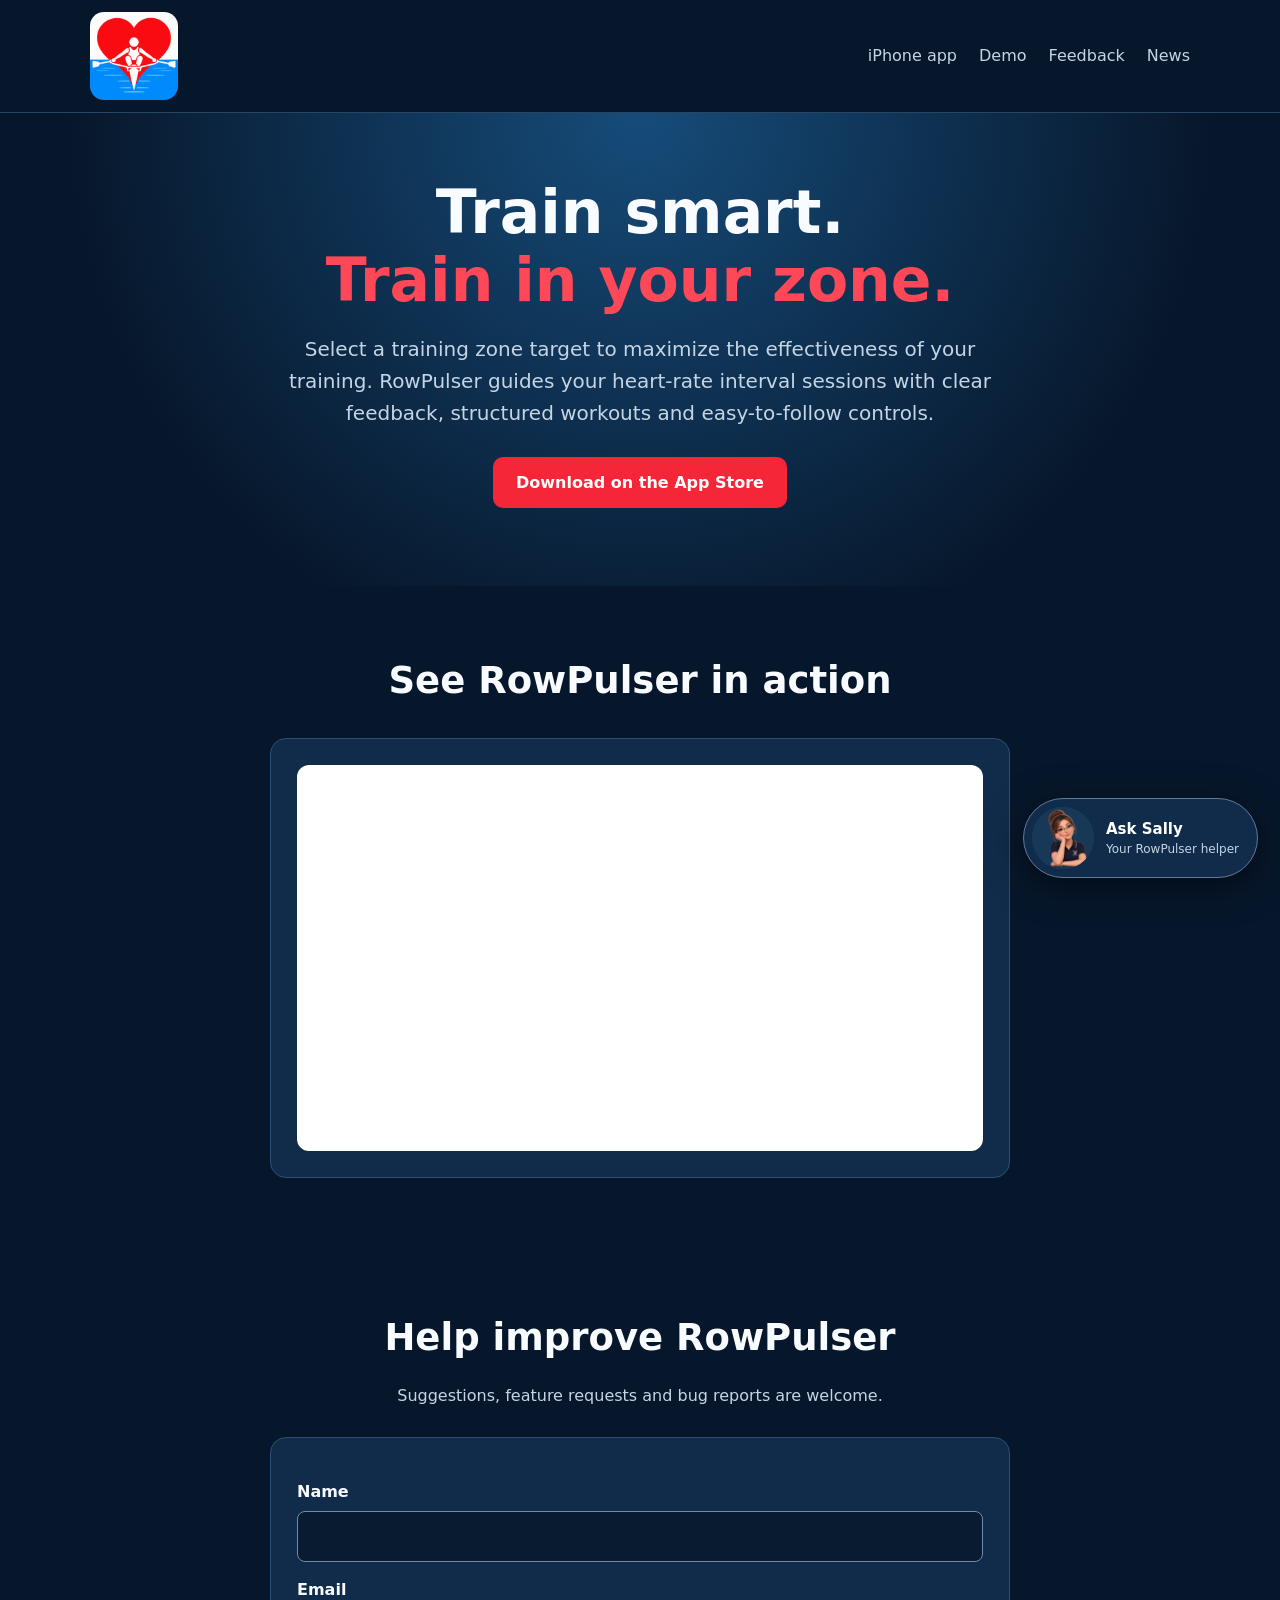
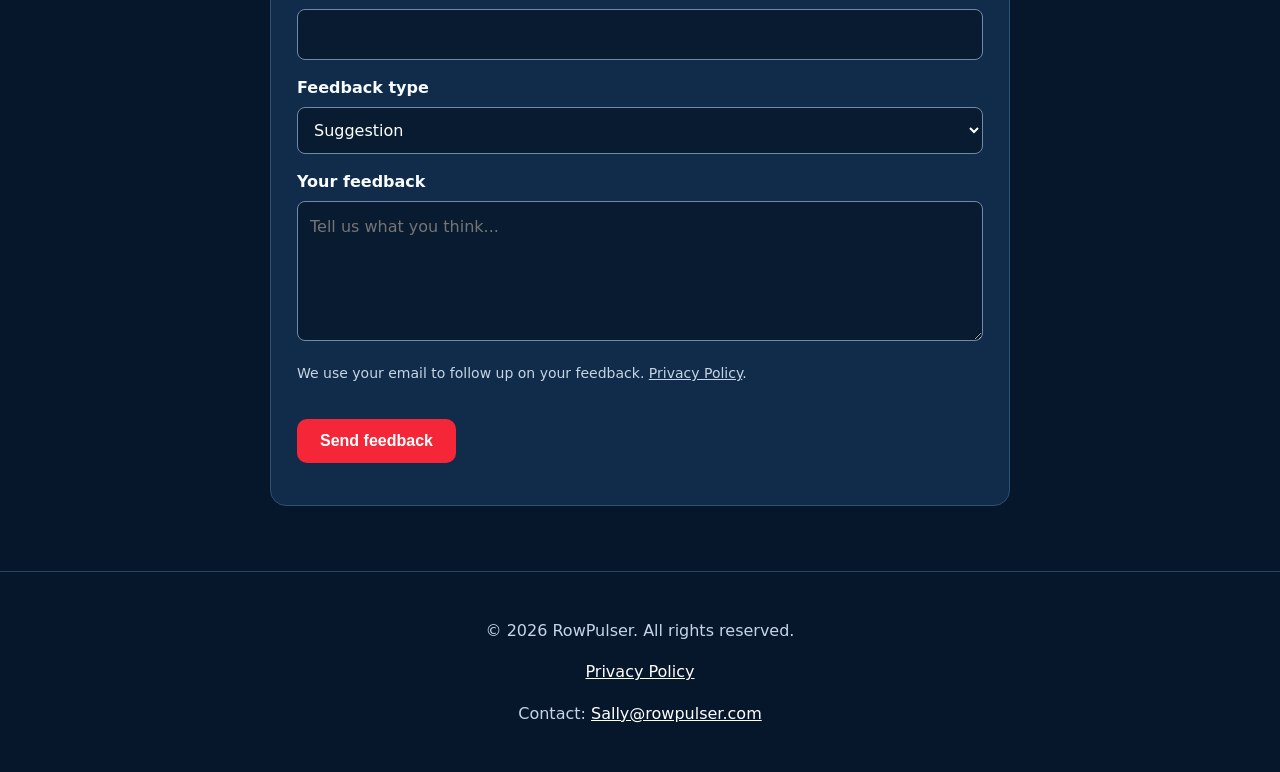
<file: index.html>
<!doctype html>
<html lang="en">
<head>
<meta charset="utf-8">
<meta name="viewport" content="width=device-width,initial-scale=1">
<meta name="description" content="RowPulser: personalized heart-rate zones and interval training for rowers.">
<title>RowPulser | Train smart. Train in your zone.</title>
<link rel="icon" type="image/png" href="rowpulser-logo.png">
<style>
:root{color-scheme:dark;--bg:#07172b;--panel:#102c4a;--red:#f52637;--blue:#1296f3;--text:#f8fbff;--muted:#c5d5e5}
*{box-sizing:border-box}html{scroll-behavior:smooth}body{margin:0;background:var(--bg);color:var(--text);font:16px/1.6 system-ui,-apple-system,Arial,sans-serif}a{color:inherit}
header{display:flex;align-items:center;justify-content:space-between;gap:20px;padding:12px max(5%,calc((100% - 1100px)/2));border-bottom:1px solid #284662}
.brand{display:flex;align-items:center;text-decoration:none}.brand img{display:block;width:88px;height:88px;object-fit:contain;border-radius:14px}
nav{display:flex;flex-wrap:wrap;gap:22px}nav a{text-decoration:none;color:var(--muted)}nav a:hover{color:white}
.hero{text-align:center;padding:66px 20px 78px;background:radial-gradient(circle at top,#164c7a 0%,var(--bg) 72%)}
h1{font-size:clamp(34px,5vw,60px);line-height:1.13;margin:0 0 18px}h1 span,.feature h3{color:#ff4857}
.hero p{max-width:760px;margin:0 auto 28px;color:var(--muted);font-size:clamp(17px,2vw,20px)}
.button{display:inline-block;border:0;background:var(--red);color:white;border-radius:10px;padding:13px 23px;text-decoration:none;font-weight:750;cursor:pointer;font-size:16px}.button:hover{background:#db1528}
section{padding:65px 6%;text-align:center}section h2{font-size:clamp(27px,3.5vw,37px);margin:0 0 12px}.muted{color:var(--muted)}
.features{display:grid;grid-template-columns:repeat(auto-fit,minmax(235px,1fr));gap:20px;max-width:1160px;margin:35px auto 0}
.feature,.panel{background:var(--panel);border:1px solid #2b5074;border-radius:16px;padding:26px}.feature{text-align:left}.feature h3{margin:0 0 12px;font-size:20px}.feature p{margin:0}
.panel{max-width:740px;margin:28px auto 0}.video-embed{width:100%;aspect-ratio:16/9;border:0;border-radius:12px;display:block;background:#081b30}.video-placeholder{border:1px dashed #7d9cb8;border-radius:14px;aspect-ratio:16/9;display:grid;place-items:center;color:var(--muted);background:#081b30;padding:25px}
form{text-align:left}label{display:block;font-weight:700;margin:15px 0 6px}input,select,textarea{width:100%;border:1px solid #6e8ca9;border-radius:8px;padding:12px;background:#081b30;color:white;font:inherit}textarea{min-height:140px;resize:vertical}form button{margin-top:20px}.consent{display:flex;gap:12px;align-items:flex-start;font-weight:400}.consent input{width:20px;height:20px;flex:0 0 20px;margin-top:4px}.form-note{font-size:14px;color:var(--muted)}
dialog{background:#102c4a;color:#f8fbff;border:1px solid #4a7395;border-radius:18px;padding:30px;max-width:min(90vw,440px);text-align:center;box-shadow:0 20px 65px #0009}dialog::backdrop{background:#000a}dialog h2{margin-top:0}dialog .button{margin-top:12px}
footer{padding:30px 15px;text-align:center;border-top:1px solid #284662;color:var(--muted)}footer a{color:white}
@media(max-width:640px){header{flex-direction:column}.brand img{width:60px;height:60px}nav{justify-content:center;gap:15px}section{padding:48px 5%}.hero{padding-top:36px}}
</style>
<link rel="stylesheet" href="/assets/sally-chat.css">
</head>
<body>
<header>
<a class="brand" href="#top" aria-label="RowPulser home"><img src="rowpulser-logo.png" alt="RowPulser rowing heart logo"></a>
<nav aria-label="Main navigation"><a href="https://apps.apple.com/ie/app/rowpulser/id6817870155" target="_blank" rel="noopener noreferrer">iPhone app</a><a href="#demo">Demo</a><a href="#feedback">Feedback</a><a href="/news/">News</a></nav>
</header>
<main id="top">
<div class="hero">
<h1>Train smart.<br><span>Train in your zone.</span></h1>
<p>Select a training zone target to maximize the effectiveness of your training. RowPulser guides your heart-rate interval sessions with clear feedback, structured workouts and easy-to-follow controls.</p>
<a class="button" href="https://apps.apple.com/ie/app/rowpulser/id6817870155" target="_blank" rel="noopener noreferrer" aria-label="Download RowPulser on the Apple App Store">Download on the App Store</a>
</div>
<section id="demo"><h2>See RowPulser in action</h2><div class="panel"><iframe class="video-embed" src="https://www.youtube-nocookie.com/embed/tqWmbpJVHW4" title="RowPulser demonstration featuring Sally Ripley" loading="lazy" referrerpolicy="strict-origin-when-cross-origin" allow="accelerometer; autoplay; clipboard-write; encrypted-media; gyroscope; picture-in-picture; web-share" allowfullscreen></iframe></div></section>
<section id="feedback" aria-labelledby="feedbackTitle"><h2 id="feedbackTitle">Help improve RowPulser</h2><p class="muted">Suggestions, feature requests and bug reports are welcome.</p>
<div class="panel"><form id="feedbackForm" aria-describedby="feedbackPrivacy" action="https://formspree.io/f/xgaavbrr" method="POST"><label for="name">Name</label><input id="name" name="name" autocomplete="name" required maxlength="100"><label for="email">Email</label><input id="email" name="email" type="email" autocomplete="email" required maxlength="200"><label for="type">Feedback type</label><select id="type" name="feedback_type"><option>Suggestion</option><option>Feature request</option><option>Bug report</option><option>General feedback</option></select><label for="message">Your feedback</label><textarea id="message" name="message" required maxlength="5000" placeholder="Tell us what you think..."></textarea><p class="form-note" id="feedbackPrivacy">We use your email to follow up on your feedback. <a href="/privacy.html#feedback">Privacy Policy</a>.</p><button class="button" type="submit">Send feedback</button><p id="formStatus" role="status" aria-live="polite" class="muted"></p></form></div></section>
</main>
<dialog id="feedbackThanks" aria-labelledby="thanksTitle"><h2 id="thanksTitle">A note from Sally</h2><p>Thanks for taking the time to send feedback!</p><p>— Sally x</p><button class="button" id="closeThanks" type="button">Close</button></dialog>
<footer><p>© 2026 RowPulser. All rights reserved.</p><p><a href="/privacy.html">Privacy Policy</a></p><p>Contact: <a href="mailto:Sally@rowpulser.com">Sally@rowpulser.com</a></p></footer>
<button class="sally-launch" id="sallyLaunch" type="button" aria-controls="sallyChat" aria-expanded="false">
 <picture><source media="(prefers-reduced-motion: reduce)" srcset="/assets/sally-idle.png"><img class="sally-avatar" src="/assets/sally-idle.gif" alt="" width="62" height="62"></picture>
 <span>Ask Sally<span>Your RowPulser helper</span></span>
</button>
<aside class="sally-chat" id="sallyChat" aria-label="Chat with Sally" hidden>
 <div class="sally-head">
  <picture><source media="(prefers-reduced-motion: reduce)" srcset="/assets/sally-active.png"><img class="sally-avatar" src="/assets/sally-active.gif" alt="Sally Ripley" width="60" height="60"></picture>
  <div class="sally-identity"><strong>Sally Ripley</strong><span class="sally-status" id="sallyStatus">RowPulser support</span></div>
  <button type="button" id="sallyClose" aria-label="Minimize Sally chat">−</button>
 </div>
 <div class="sally-messages" id="sallyMessages" role="log" aria-live="polite" aria-relevant="additions text"><div class="sally-msg bot">Hi, I’m Sally. How can I help with RowPulser?

Ask about your app, training zones or heart-rate monitor. If we can’t solve it here, I can help pass a summary to the development team.</div></div>
 <div class="sally-compose">
  <form id="sallyForm" class="sally-form"><label for="sallyInput" class="sally-sr">Your message to Sally</label><textarea id="sallyInput" placeholder="Ask Sally about RowPulser…" maxlength="12000" required rows="1" enterkeyhint="send" aria-describedby="sallyKeyboard"></textarea><button id="sallySend" type="submit" disabled>Send</button></form>
  <p class="sally-keyboard" id="sallyKeyboard">Enter to send · Shift + Enter for a new line</p>
  <p class="sally-note">Sally uses AI and can make mistakes. Messages go to an AI service. Don’t share passwords or sensitive health information. <a href="/privacy.html#sally">Privacy</a></p>
 </div>
</aside>
<script>
const feedbackForm = document.getElementById('feedbackForm');
const formStatus = document.getElementById('formStatus');
const thanksDialog = document.getElementById('feedbackThanks');
document.getElementById('closeThanks').addEventListener('click', () => thanksDialog.close());
feedbackForm.addEventListener('submit', async (event) => {
  event.preventDefault();
  const button = feedbackForm.querySelector('button[type="submit"]');
  button.disabled = true;
  button.textContent = 'Sending...';
  formStatus.textContent = '';
  try {
    const response = await fetch(feedbackForm.action, {
      method: 'POST',
      body: new FormData(feedbackForm),
      headers: { 'Accept': 'application/json' }
    });
    if (!response.ok) throw new Error('Submission failed');
    feedbackForm.reset();
    if (typeof thanksDialog.showModal === 'function') {
      thanksDialog.showModal();
    } else {
      formStatus.textContent = 'Thanks for taking the time to send feedback!';
    }
  } catch (error) {
    formStatus.textContent = 'Your feedback could not be sent. Please try again or email sally@rowpulser.com.';
  } finally {
    button.disabled = false;
    button.textContent = 'Send feedback';
  }
});
</script>
<script src="/assets/sally-chat.js" defer></script>
</body></html>
</file>
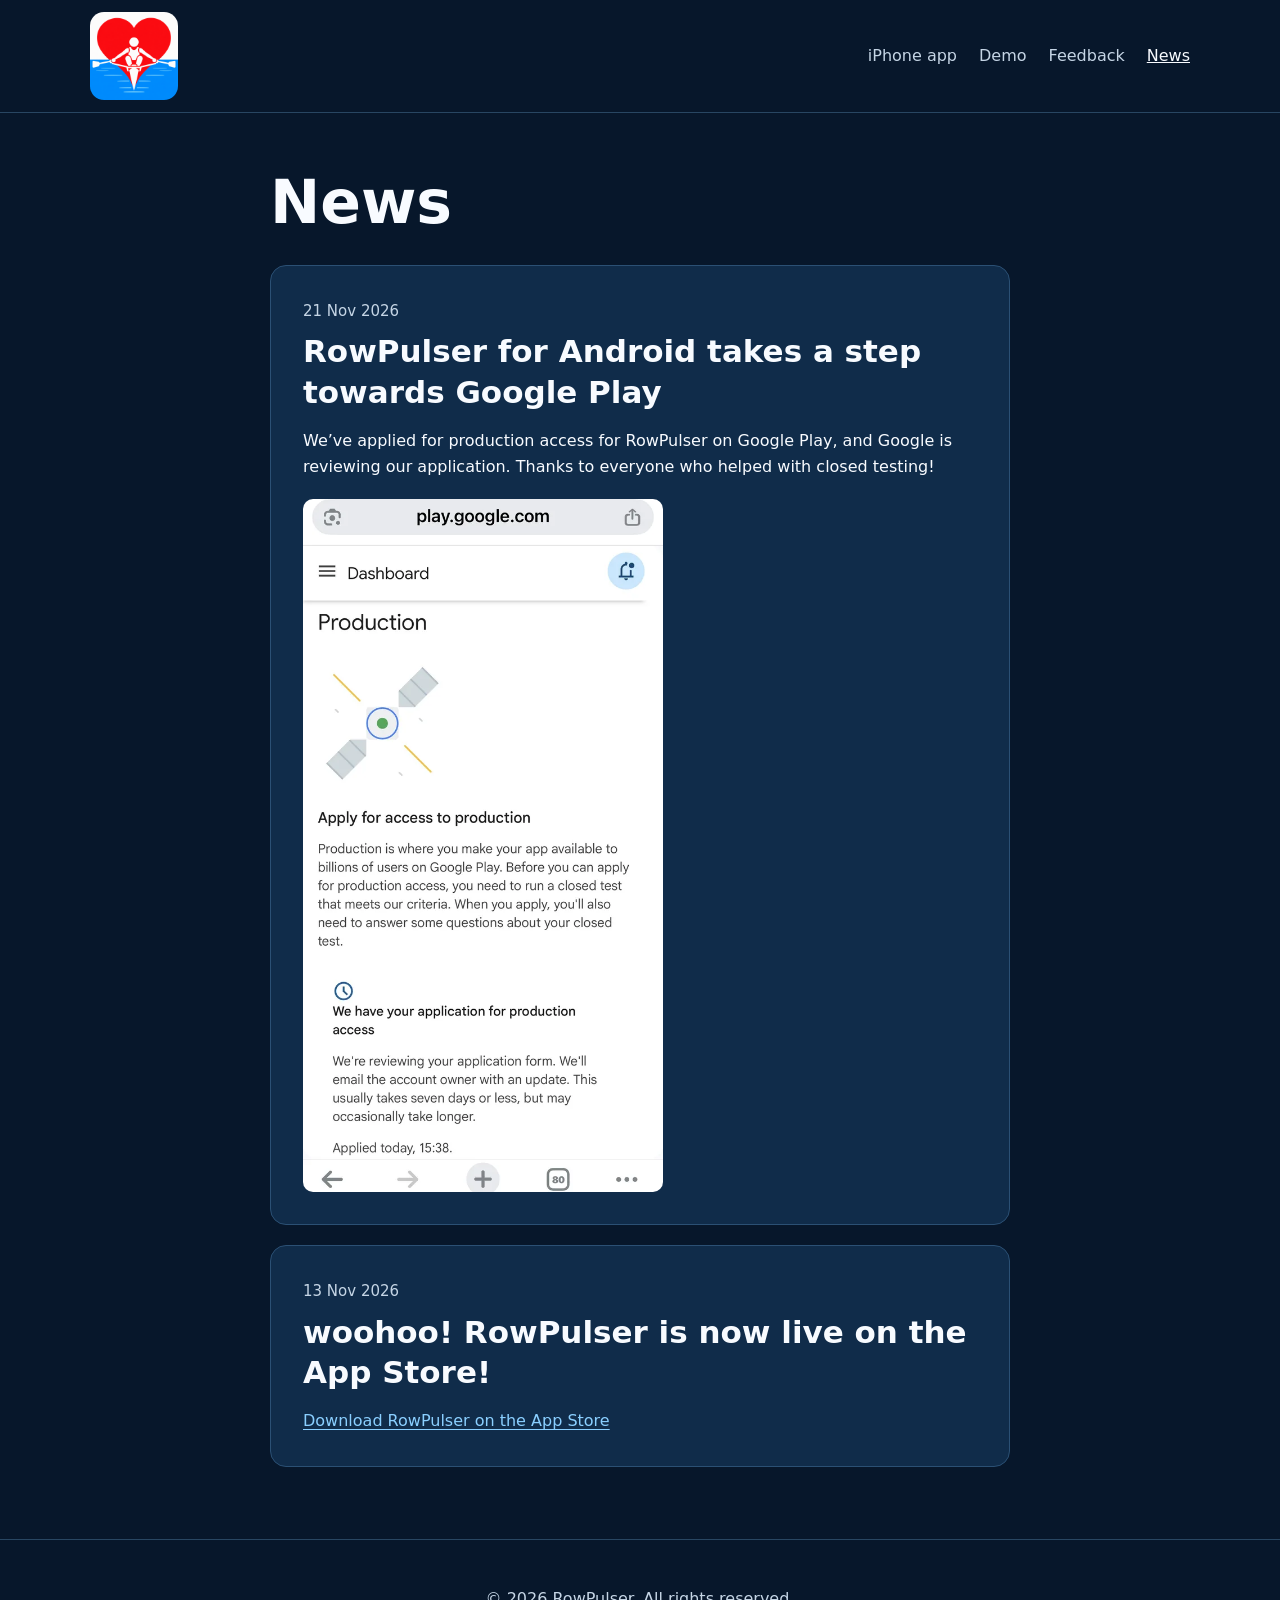
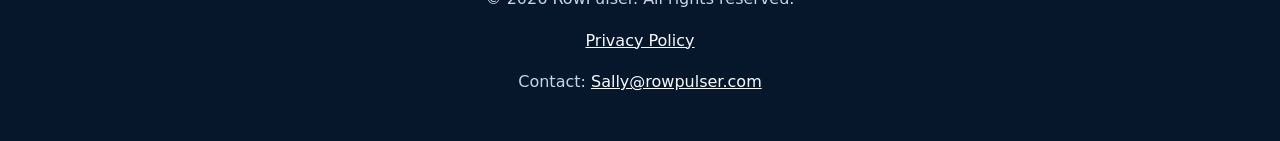
<file: news/index.html>
<!doctype html>
<html lang="en">
<head>
<meta charset="utf-8">
<meta name="viewport" content="width=device-width,initial-scale=1">
<meta name="description" content="RowPulser news, app launches and updates.">
<title>News | RowPulser</title>
<link rel="canonical" href="https://rowpulser.com/news/">
<link rel="icon" type="image/png" href="/rowpulser-logo.png">
<style>
:root {
  color-scheme: dark;
  --bg: #07172b;
  --panel: #102c4a;
  --text: #f8fbff;
  --muted: #c5d5e5;
}
* { box-sizing: border-box; }
body {
  min-height: 100vh;
  margin: 0;
  display: flex;
  flex-direction: column;
  background: var(--bg);
  color: var(--text);
  font: 16px/1.6 system-ui, -apple-system, Arial, sans-serif;
}
header {
  display: flex;
  align-items: center;
  justify-content: space-between;
  gap: 20px;
  padding: 12px max(5%, calc((100% - 1100px) / 2));
  border-bottom: 1px solid #284662;
}
.brand img {
  display: block;
  width: 88px;
  height: 88px;
  object-fit: contain;
  border-radius: 14px;
}
nav { display: flex; flex-wrap: wrap; gap: 12px 22px; }
nav a { color: var(--muted); text-decoration: none; }
nav a:hover, nav a[aria-current="page"] { color: var(--text); text-decoration: underline; }
main { flex: 1; width: min(90%, 740px); margin: 0 auto; padding: 56px 0 72px; }
h1 { font-size: clamp(34px, 5vw, 60px); line-height: 1.13; margin: 0 0 28px; }
article { background: var(--panel); border: 1px solid #2b5074; border-radius: 16px; padding: clamp(20px, 4vw, 32px); }
article + article { margin-top: 20px; }
time { color: var(--muted); font-size: 15px; }
h2 { font-size: clamp(23px, 4vw, 31px); line-height: 1.3; margin: 8px 0 16px; }
article p { margin: 0; }
.news-image { display: block; width: min(100%, 360px); margin-top: 20px; }
.news-image img { display: block; width: 100%; height: auto; border-radius: 10px; }
article a { color: #8acfff; text-underline-offset: 3px; }
footer { padding: 30px 15px; text-align: center; border-top: 1px solid #284662; color: var(--muted); }
footer a { color: var(--text); }
@media (max-width: 640px) {
  header { flex-direction: column; }
  .brand img { width: 60px; height: 60px; }
  nav { justify-content: center; gap: 12px 15px; }
  main { padding: 36px 0 48px; }
}
</style>
</head>
<body>
<header>
  <a class="brand" href="/" aria-label="RowPulser home"><img src="/rowpulser-logo.png" alt="RowPulser rowing heart logo"></a>
  <nav aria-label="Main navigation"><a href="https://apps.apple.com/ie/app/rowpulser/id6817870155" target="_blank" rel="noopener noreferrer">iPhone app</a><a href="/#demo">Demo</a><a href="/#feedback">Feedback</a><a href="/news/" aria-current="page">News</a></nav>
</header>
<main>
  <h1>News</h1>
  <article id="android-submitted">
    <time datetime="2026-11-21">21 Nov 2026</time>
    <h2>RowPulser for Android takes a step towards Google Play</h2>
    <p>We’ve applied for production access for RowPulser on Google Play, and Google is reviewing our application. Thanks to everyone who helped with closed testing!</p>
    <a class="news-image" href="/news/android-production-access.webp" aria-label="Open the Google Play Console screenshot"><img src="/news/android-production-access.webp" alt="Google Play Console confirms it received and is reviewing the production access application." width="640" height="1232"></a>
  </article>
  <article id="app-store-launch">
    <time datetime="2026-11-13">13 Nov 2026</time>
    <h2>woohoo! RowPulser is now live on the App Store!</h2>
    <p><a href="https://apps.apple.com/ie/app/rowpulser/id6817870155">Download RowPulser on the App Store</a></p>
  </article>
</main>
<footer><p>© 2026 RowPulser. All rights reserved.</p><p><a href="/privacy.html">Privacy Policy</a></p><p>Contact: <a href="mailto:Sally@rowpulser.com">Sally@rowpulser.com</a></p></footer>
</body>
</html>
</file>
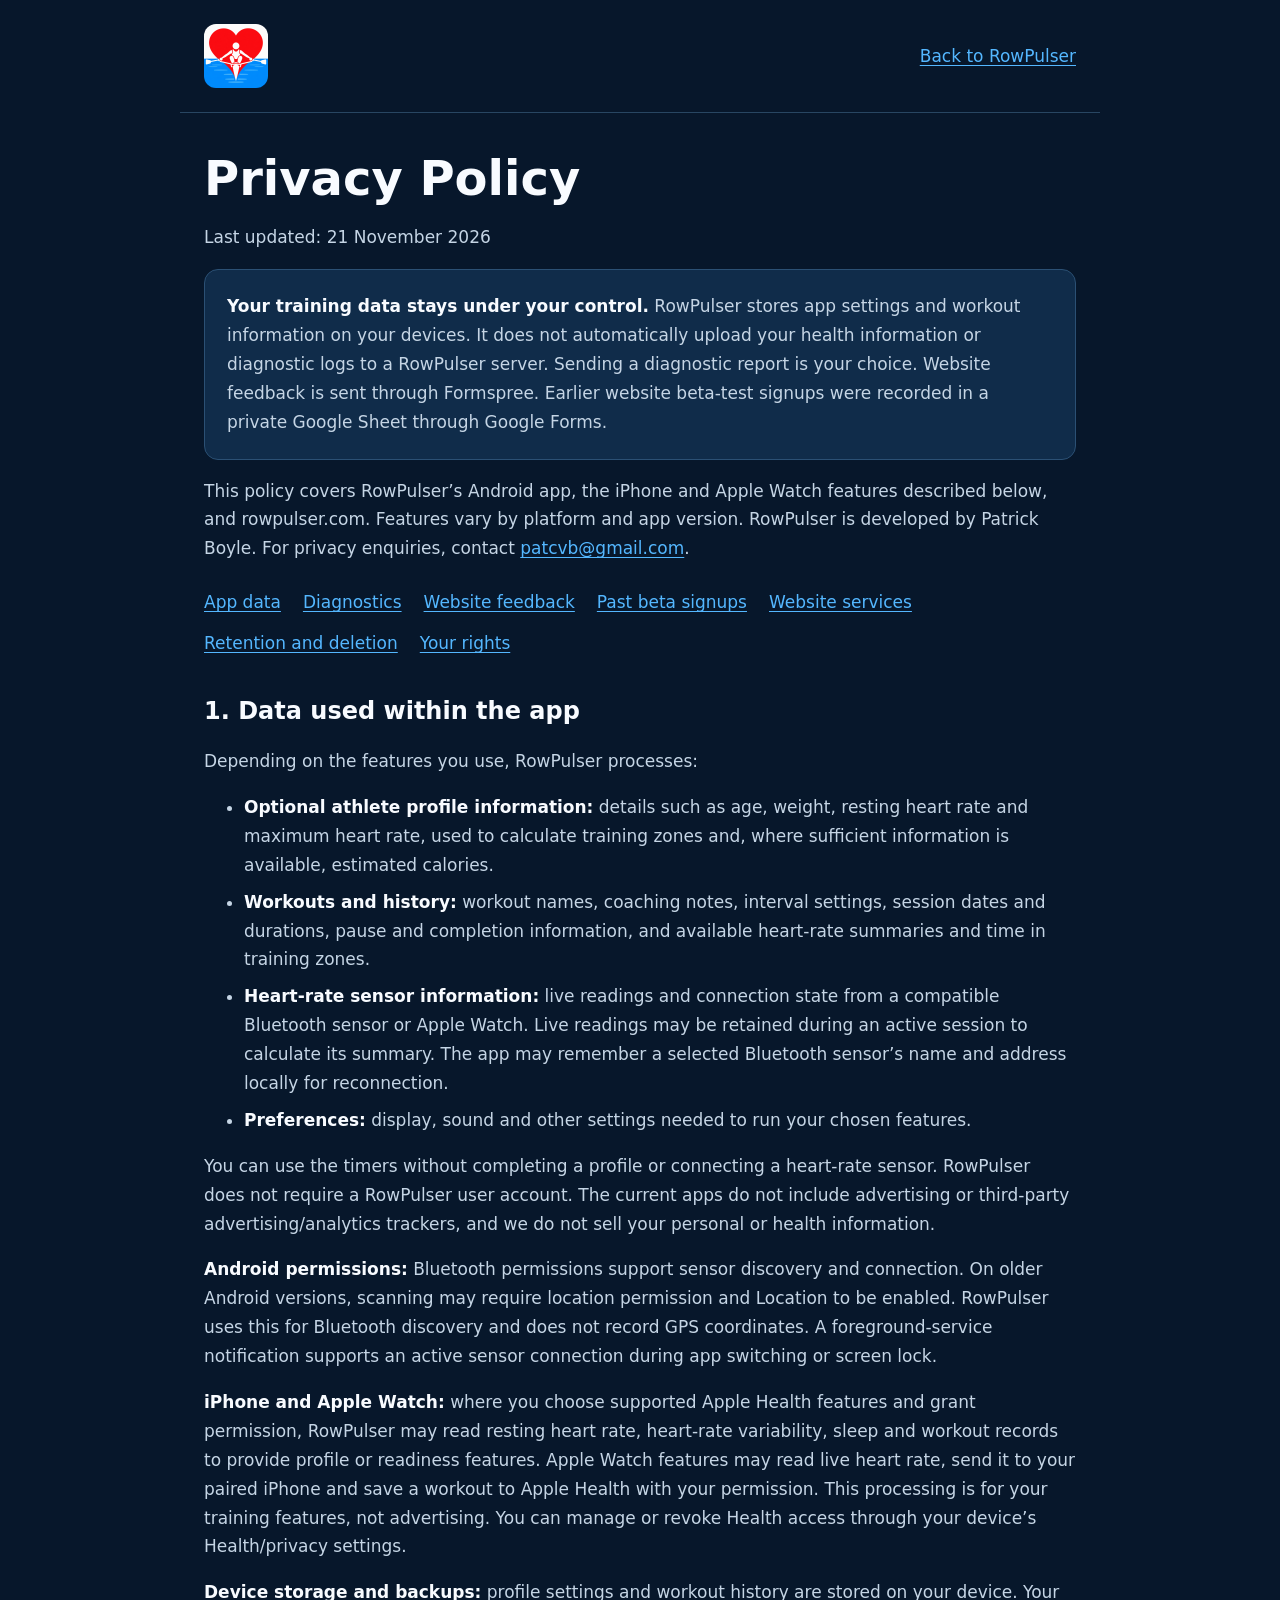
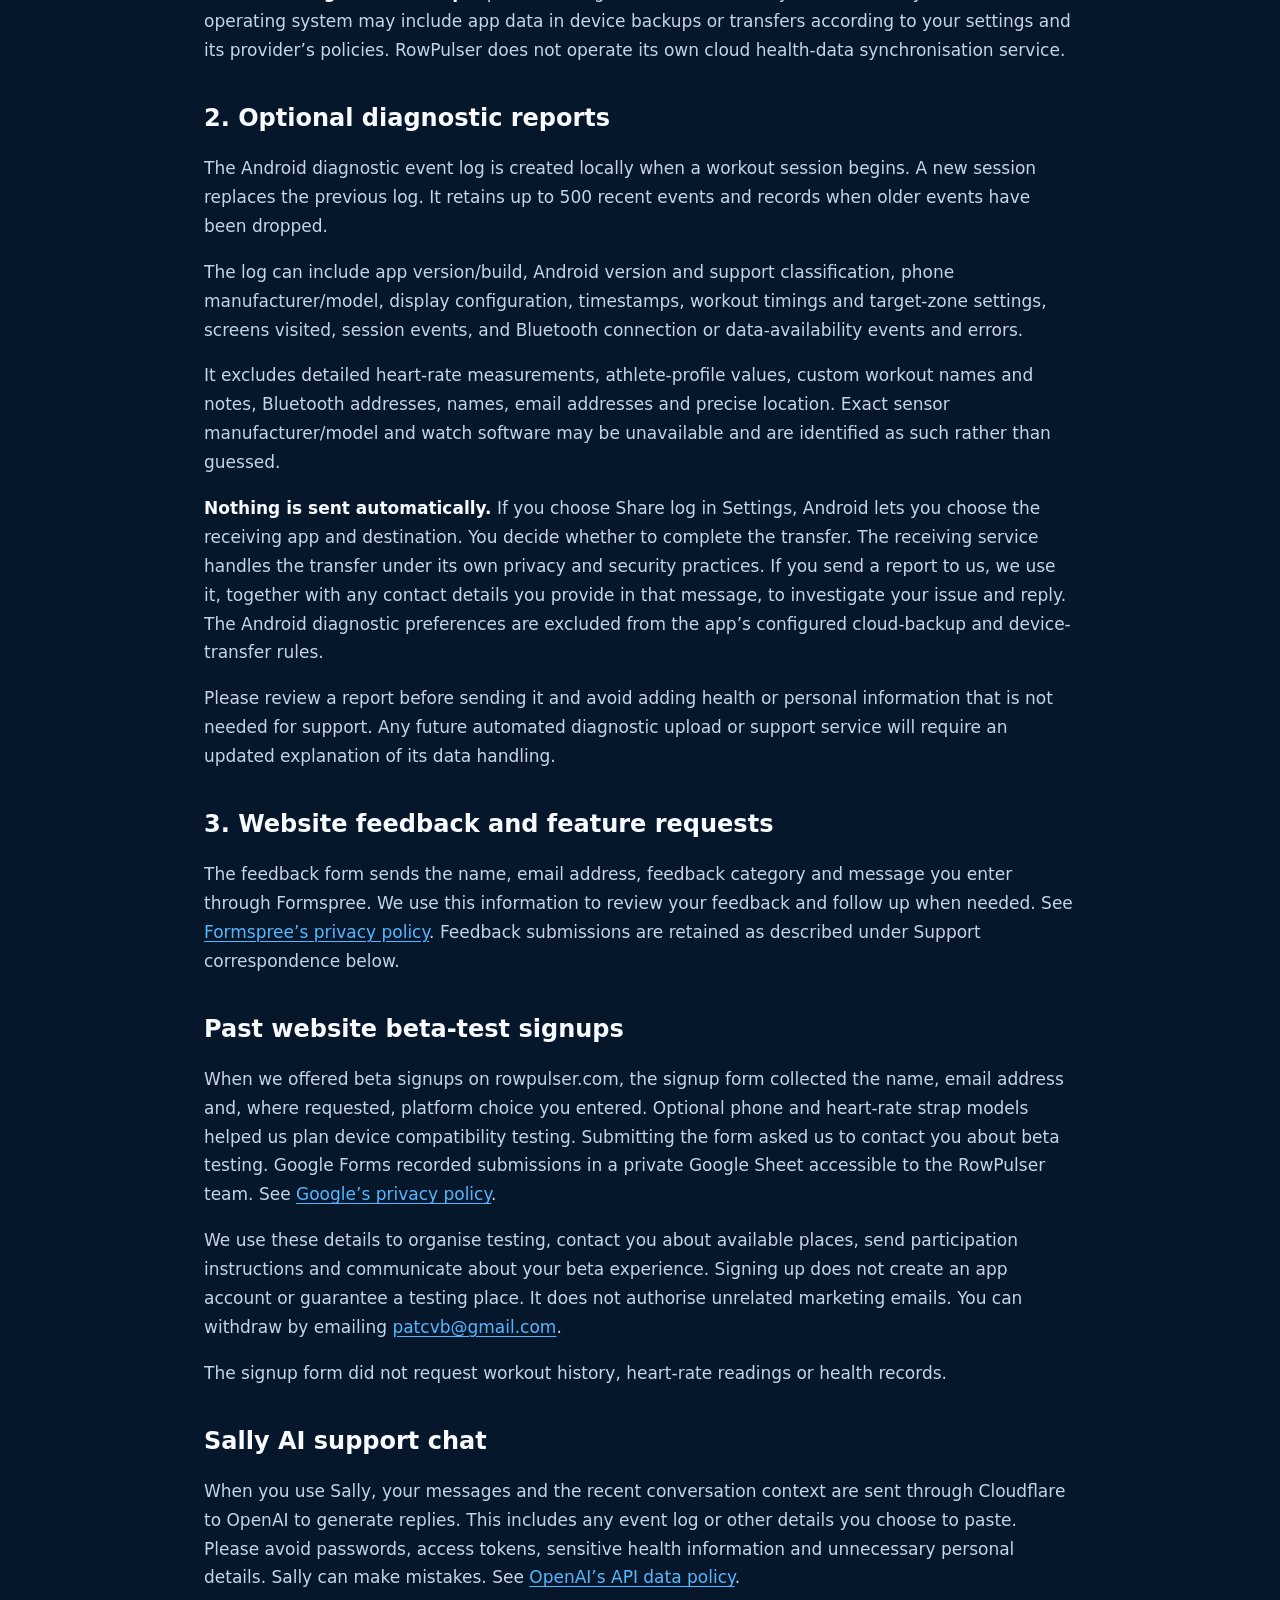
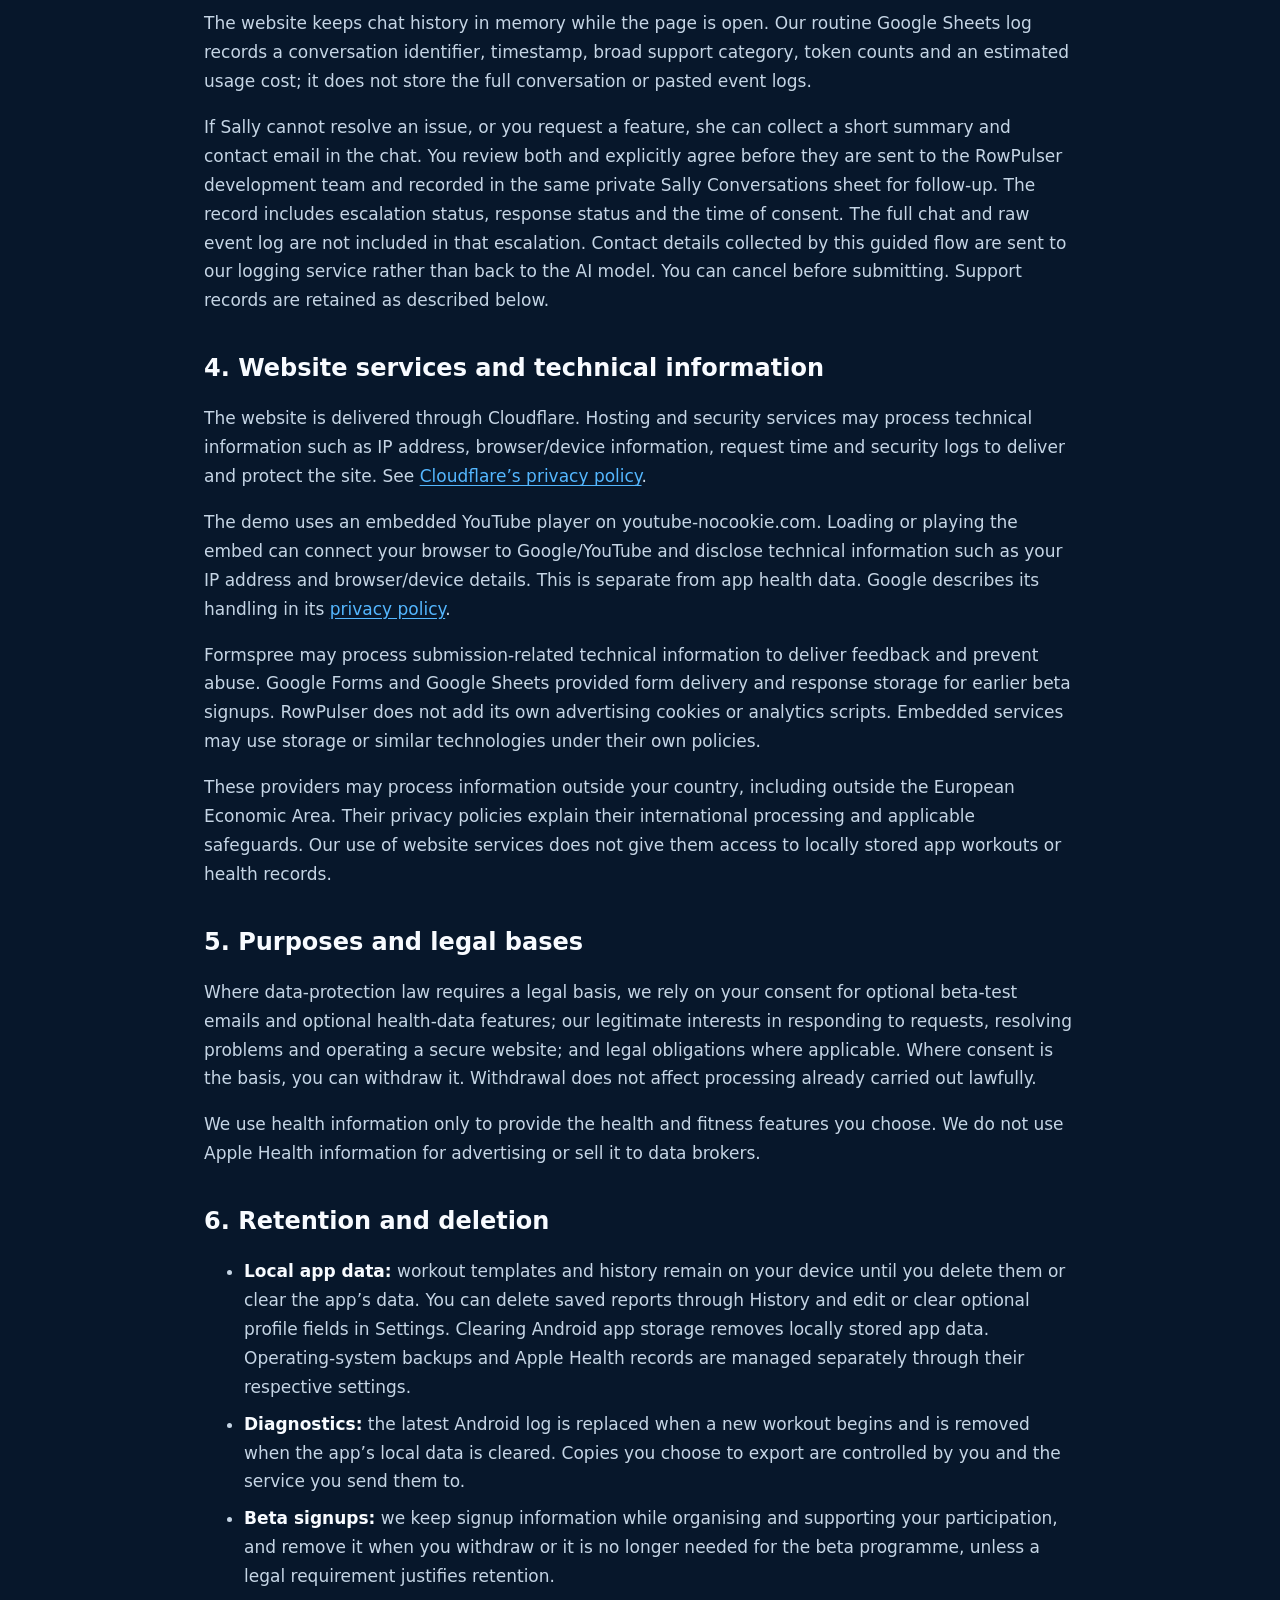
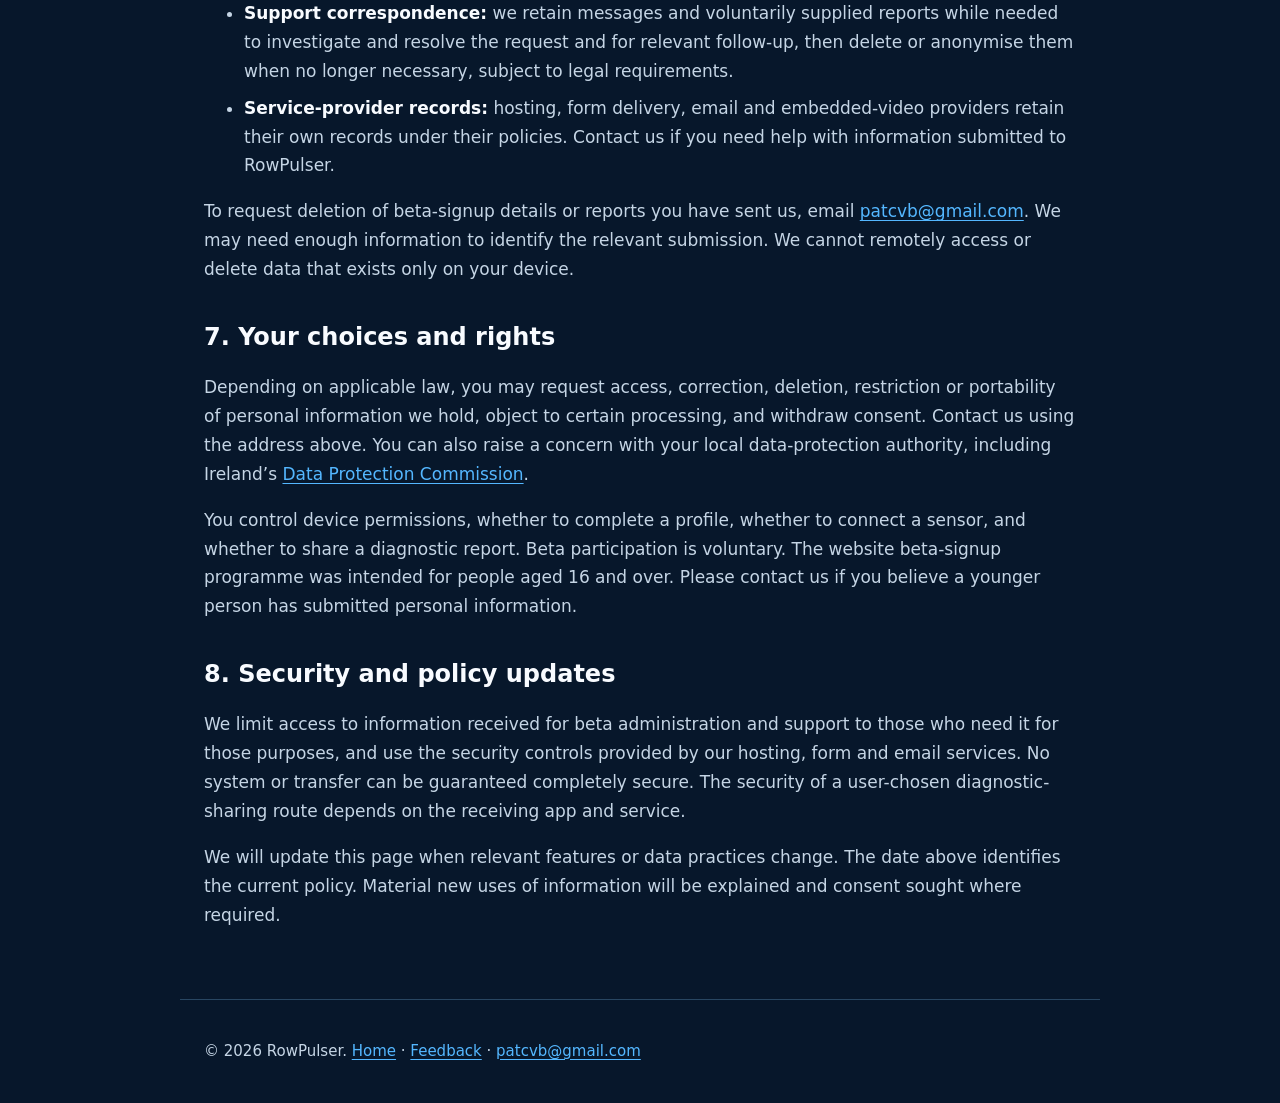
<file: privacy.html>
<!doctype html>
<html lang="en">
<head>
<meta charset="utf-8">
<meta name="viewport" content="width=device-width,initial-scale=1">
<meta name="description" content="How RowPulser handles app data, optional diagnostic sharing, website feedback and past beta-test signups.">
<title>Privacy Policy | RowPulser</title>
<link rel="icon" type="image/png" href="rowpulser-logo.png">
<style>
:root{color-scheme:dark;--bg:#07172b;--panel:#102c4a;--text:#f8fbff;--muted:#c5d5e5;--blue:#54b7ff}
*{box-sizing:border-box}body{margin:0;background:var(--bg);color:var(--text);font:17px/1.7 system-ui,-apple-system,Arial,sans-serif}
header,main,footer{max-width:920px;margin:auto;padding:24px}header{display:flex;align-items:center;justify-content:space-between;gap:20px;border-bottom:1px solid #284662}
header img{display:block;width:64px;height:64px;border-radius:12px}a{color:var(--blue);text-underline-offset:3px;overflow-wrap:anywhere}
main{padding-top:38px;padding-bottom:52px}h1{font-size:clamp(32px,6vw,48px);line-height:1.15;margin:0 0 10px}h2{font-size:24px;line-height:1.3;margin-top:38px}p,li{color:var(--muted)}li{margin:8px 0}.summary{background:var(--panel);padding:22px;border:1px solid #2b5074;border-radius:14px}.summary p{margin:0}strong{color:var(--text)}footer{border-top:1px solid #284662;font-size:15px}nav{display:flex;flex-wrap:wrap;gap:12px 22px;margin-top:25px}
@media(max-width:560px){header,main,footer{padding-left:20px;padding-right:20px}body{font-size:16px}h2{font-size:22px}}
</style>
</head>
<body>
<header><a href="/" aria-label="RowPulser home"><img src="rowpulser-logo.png" alt="RowPulser rowing heart logo"></a><a href="/">Back to RowPulser</a></header>
<main>
<h1>Privacy Policy</h1>
<p>Last updated: 21 November 2026</p>
<div class="summary"><p><strong>Your training data stays under your control.</strong> RowPulser stores app settings and workout information on your devices. It does not automatically upload your health information or diagnostic logs to a RowPulser server. Sending a diagnostic report is your choice. Website feedback is sent through Formspree. Earlier website beta-test signups were recorded in a private Google Sheet through Google Forms.</p></div>
<p>This policy covers RowPulser’s Android app, the iPhone and Apple Watch features described below, and rowpulser.com. Features vary by platform and app version. RowPulser is developed by Patrick Boyle. For privacy enquiries, contact <a href="mailto:patcvb@gmail.com">patcvb@gmail.com</a>.</p>
<nav aria-label="Privacy policy sections"><a href="#app">App data</a><a href="#diagnostics">Diagnostics</a><a href="#feedback">Website feedback</a><a href="#beta">Past beta signups</a><a href="#website">Website services</a><a href="#retention">Retention and deletion</a><a href="#rights">Your rights</a></nav>

<h2 id="app">1. Data used within the app</h2>
<p>Depending on the features you use, RowPulser processes:</p>
<ul>
<li><strong>Optional athlete profile information:</strong> details such as age, weight, resting heart rate and maximum heart rate, used to calculate training zones and, where sufficient information is available, estimated calories.</li>
<li><strong>Workouts and history:</strong> workout names, coaching notes, interval settings, session dates and durations, pause and completion information, and available heart-rate summaries and time in training zones.</li>
<li><strong>Heart-rate sensor information:</strong> live readings and connection state from a compatible Bluetooth sensor or Apple Watch. Live readings may be retained during an active session to calculate its summary. The app may remember a selected Bluetooth sensor’s name and address locally for reconnection.</li>
<li><strong>Preferences:</strong> display, sound and other settings needed to run your chosen features.</li>
</ul>
<p>You can use the timers without completing a profile or connecting a heart-rate sensor. RowPulser does not require a RowPulser user account. The current apps do not include advertising or third-party advertising/analytics trackers, and we do not sell your personal or health information.</p>
<p><strong>Android permissions:</strong> Bluetooth permissions support sensor discovery and connection. On older Android versions, scanning may require location permission and Location to be enabled. RowPulser uses this for Bluetooth discovery and does not record GPS coordinates. A foreground-service notification supports an active sensor connection during app switching or screen lock.</p>
<p><strong>iPhone and Apple Watch:</strong> where you choose supported Apple Health features and grant permission, RowPulser may read resting heart rate, heart-rate variability, sleep and workout records to provide profile or readiness features. Apple Watch features may read live heart rate, send it to your paired iPhone and save a workout to Apple Health with your permission. This processing is for your training features, not advertising. You can manage or revoke Health access through your device’s Health/privacy settings.</p>
<p><strong>Device storage and backups:</strong> profile settings and workout history are stored on your device. Your operating system may include app data in device backups or transfers according to your settings and its provider’s policies. RowPulser does not operate its own cloud health-data synchronisation service.</p>

<h2 id="diagnostics">2. Optional diagnostic reports</h2>
<p>The Android diagnostic event log is created locally when a workout session begins. A new session replaces the previous log. It retains up to 500 recent events and records when older events have been dropped.</p>
<p>The log can include app version/build, Android version and support classification, phone manufacturer/model, display configuration, timestamps, workout timings and target-zone settings, screens visited, session events, and Bluetooth connection or data-availability events and errors.</p>
<p>It excludes detailed heart-rate measurements, athlete-profile values, custom workout names and notes, Bluetooth addresses, names, email addresses and precise location. Exact sensor manufacturer/model and watch software may be unavailable and are identified as such rather than guessed.</p>
<p><strong>Nothing is sent automatically.</strong> If you choose Share log in Settings, Android lets you choose the receiving app and destination. You decide whether to complete the transfer. The receiving service handles the transfer under its own privacy and security practices. If you send a report to us, we use it, together with any contact details you provide in that message, to investigate your issue and reply. The Android diagnostic preferences are excluded from the app’s configured cloud-backup and device-transfer rules.</p>
<p>Please review a report before sending it and avoid adding health or personal information that is not needed for support. Any future automated diagnostic upload or support service will require an updated explanation of its data handling.</p>

<h2 id="feedback">3. Website feedback and feature requests</h2>
<p>The feedback form sends the name, email address, feedback category and message you enter through Formspree. We use this information to review your feedback and follow up when needed. See <a href="https://formspree.io/legal/privacy-policy/">Formspree’s privacy policy</a>. Feedback submissions are retained as described under Support correspondence below.</p>

<h2 id="beta">Past website beta-test signups</h2>
<p>When we offered beta signups on rowpulser.com, the signup form collected the name, email address and, where requested, platform choice you entered. Optional phone and heart-rate strap models helped us plan device compatibility testing. Submitting the form asked us to contact you about beta testing. Google Forms recorded submissions in a private Google Sheet accessible to the RowPulser team. See <a href="https://policies.google.com/privacy">Google’s privacy policy</a>.</p>
<p>We use these details to organise testing, contact you about available places, send participation instructions and communicate about your beta experience. Signing up does not create an app account or guarantee a testing place. It does not authorise unrelated marketing emails. You can withdraw by emailing <a href="mailto:patcvb@gmail.com">patcvb@gmail.com</a>.</p>
<p>The signup form did not request workout history, heart-rate readings or health records.</p>

<h2 id="sally">Sally AI support chat</h2>
<p>When you use Sally, your messages and the recent conversation context are sent through Cloudflare to OpenAI to generate replies. This includes any event log or other details you choose to paste. Please avoid passwords, access tokens, sensitive health information and unnecessary personal details. Sally can make mistakes. See <a href="https://openai.com/policies/api-data-usage-policies/">OpenAI’s API data policy</a>.</p>
<p>The website keeps chat history in memory while the page is open. Our routine Google Sheets log records a conversation identifier, timestamp, broad support category, token counts and an estimated usage cost; it does not store the full conversation or pasted event logs.</p>
<p>If Sally cannot resolve an issue, or you request a feature, she can collect a short summary and contact email in the chat. You review both and explicitly agree before they are sent to the RowPulser development team and recorded in the same private Sally Conversations sheet for follow-up. The record includes escalation status, response status and the time of consent. The full chat and raw event log are not included in that escalation. Contact details collected by this guided flow are sent to our logging service rather than back to the AI model. You can cancel before submitting. Support records are retained as described below.</p>

<h2 id="website">4. Website services and technical information</h2>
<p>The website is delivered through Cloudflare. Hosting and security services may process technical information such as IP address, browser/device information, request time and security logs to deliver and protect the site. See <a href="https://www.cloudflare.com/privacypolicy/">Cloudflare’s privacy policy</a>.</p>
<p>The demo uses an embedded YouTube player on youtube-nocookie.com. Loading or playing the embed can connect your browser to Google/YouTube and disclose technical information such as your IP address and browser/device details. This is separate from app health data. Google describes its handling in its <a href="https://policies.google.com/privacy">privacy policy</a>.</p>
<p>Formspree may process submission-related technical information to deliver feedback and prevent abuse. Google Forms and Google Sheets provided form delivery and response storage for earlier beta signups. RowPulser does not add its own advertising cookies or analytics scripts. Embedded services may use storage or similar technologies under their own policies.</p>
<p>These providers may process information outside your country, including outside the European Economic Area. Their privacy policies explain their international processing and applicable safeguards. Our use of website services does not give them access to locally stored app workouts or health records.</p>

<h2>5. Purposes and legal bases</h2>
<p>Where data-protection law requires a legal basis, we rely on your consent for optional beta-test emails and optional health-data features; our legitimate interests in responding to requests, resolving problems and operating a secure website; and legal obligations where applicable. Where consent is the basis, you can withdraw it. Withdrawal does not affect processing already carried out lawfully.</p>
<p>We use health information only to provide the health and fitness features you choose. We do not use Apple Health information for advertising or sell it to data brokers.</p>

<h2 id="retention">6. Retention and deletion</h2>
<ul>
<li><strong>Local app data:</strong> workout templates and history remain on your device until you delete them or clear the app’s data. You can delete saved reports through History and edit or clear optional profile fields in Settings. Clearing Android app storage removes locally stored app data. Operating-system backups and Apple Health records are managed separately through their respective settings.</li>
<li><strong>Diagnostics:</strong> the latest Android log is replaced when a new workout begins and is removed when the app’s local data is cleared. Copies you choose to export are controlled by you and the service you send them to.</li>
<li><strong>Beta signups:</strong> we keep signup information while organising and supporting your participation, and remove it when you withdraw or it is no longer needed for the beta programme, unless a legal requirement justifies retention.</li>
<li><strong>Support correspondence:</strong> we retain messages and voluntarily supplied reports while needed to investigate and resolve the request and for relevant follow-up, then delete or anonymise them when no longer necessary, subject to legal requirements.</li>
<li><strong>Service-provider records:</strong> hosting, form delivery, email and embedded-video providers retain their own records under their policies. Contact us if you need help with information submitted to RowPulser.</li>
</ul>
<p>To request deletion of beta-signup details or reports you have sent us, email <a href="mailto:patcvb@gmail.com">patcvb@gmail.com</a>. We may need enough information to identify the relevant submission. We cannot remotely access or delete data that exists only on your device.</p>

<h2 id="rights">7. Your choices and rights</h2>
<p>Depending on applicable law, you may request access, correction, deletion, restriction or portability of personal information we hold, object to certain processing, and withdraw consent. Contact us using the address above. You can also raise a concern with your local data-protection authority, including Ireland’s <a href="https://www.dataprotection.ie/">Data Protection Commission</a>.</p>
<p>You control device permissions, whether to complete a profile, whether to connect a sensor, and whether to share a diagnostic report. Beta participation is voluntary. The website beta-signup programme was intended for people aged 16 and over. Please contact us if you believe a younger person has submitted personal information.</p>

<h2>8. Security and policy updates</h2>
<p>We limit access to information received for beta administration and support to those who need it for those purposes, and use the security controls provided by our hosting, form and email services. No system or transfer can be guaranteed completely secure. The security of a user-chosen diagnostic-sharing route depends on the receiving app and service.</p>
<p>We will update this page when relevant features or data practices change. The date above identifies the current policy. Material new uses of information will be explained and consent sought where required.</p>
</main>
<footer><p>© 2026 RowPulser. <a href="/">Home</a> · <a href="/#feedback">Feedback</a> · <a href="mailto:patcvb@gmail.com">patcvb@gmail.com</a></p></footer>
</body>
</html>
</file>
<file: assets/sally-chat.css>
.sally-launch{position:fixed;right:22px;bottom:22px;z-index:90;display:flex;align-items:center;gap:12px;max-width:240px;padding:8px 18px 8px 8px;border:1px solid #607c98;border-radius:50px;background:#102c4a;color:#fff;font:700 15px/1.35 system-ui;box-shadow:0 8px 36px #0008;cursor:pointer;text-align:left}
.sally-launch span span{display:block;color:#c5d5e5;font-size:12px;font-weight:400;margin-top:2px}.sally-launch:hover{background:#193e60}
.sally-launch:focus-visible,.sally-chat button:focus-visible,.sally-form textarea:focus-visible{outline:3px solid #78c5ff;outline-offset:3px}
.sally-chat[hidden],.sally-launch[hidden]{display:none}
.sally-avatar{display:block;width:62px;height:62px;object-fit:contain;background:#173857;border-radius:50%;flex:none}.sally-head .sally-avatar{width:60px;height:60px}
.sally-chat{position:fixed;right:22px;bottom:22px;z-index:91;width:min(420px,calc(100vw - 24px));height:min(650px,calc(100dvh - 44px));display:flex;flex-direction:column;border:1px solid #52728f;border-radius:24px;background:#0d233b;box-shadow:0 18px 65px #0009;overflow:hidden;text-align:left}
.sally-head{display:flex;align-items:center;gap:12px;padding:16px;background:#102c4a;border-bottom:1px solid #294764;flex:none}.sally-identity{flex:1;min-width:0}.sally-identity strong{display:block;font-size:18px;line-height:1.4}.sally-status{display:block;color:#bbd3e6;font-size:12px;line-height:1.7}.sally-status::before{content:'';display:inline-block;width:6px;height:6px;border-radius:50%;background:#90d9b3;margin-right:6px}.sally-head button{margin:0;width:34px;height:34px;border:1px solid #52728f;border-radius:50%;background:#0b2036;color:white;font-size:22px;cursor:pointer}
.sally-messages{flex:1;min-height:0;overflow-y:auto;overscroll-behavior:contain;scrollbar-color:#456782 #0d233b;scrollbar-width:thin;padding:20px 16px;display:flex;flex-direction:column;gap:14px;font-size:15px;line-height:1.6}.sally-msg{padding:12px 15px;border-radius:17px;max-width:92%;white-space:pre-wrap;overflow-wrap:anywhere;flex-shrink:0}.sally-msg.bot{background:#1c3c59;align-self:flex-start;border-bottom-left-radius:5px}.sally-msg.user{background:#a91c30;align-self:flex-end;border-bottom-right-radius:5px}
.sally-compose{flex:none;padding:12px;background:#102c4a;border-top:1px solid #294764}.sally-form{display:flex;gap:8px;align-items:flex-end;padding:6px;border:1px solid #5c7a96;border-radius:16px;background:#071b2f}.sally-form:focus-within{border-color:#87caff}.sally-form textarea{flex:1;min-width:0;width:auto;min-height:44px;max-height:128px;border:0;border-radius:10px;padding:11px 9px;background:transparent;resize:none;font:16px/1.45 system-ui;color:#fff;outline:none}.sally-form textarea::placeholder{color:#a9bfd3}.sally-form button{flex:none;min-height:44px;margin:0;padding:0 16px;border:0;border-radius:11px;background:#f52637;color:white;font:700 14px system-ui;cursor:pointer}.sally-form button:disabled{opacity:.5;cursor:default}.sally-keyboard{margin:6px 5px 10px;color:#adc3d5;font-size:11px}.sally-note{font-size:11px;line-height:1.5;color:#b6cadd;margin:0 5px}.sally-note a{text-underline-offset:2px}.sally-sr{position:absolute;width:1px;height:1px;padding:0;margin:-1px;overflow:hidden;clip-path:inset(50%);white-space:nowrap;border:0}
@media(max-width:480px){.sally-launch{right:12px;bottom:max(12px,env(safe-area-inset-bottom))}.sally-chat{right:6px;bottom:max(6px,env(safe-area-inset-bottom));width:calc(100vw - 12px);height:calc(100dvh - 24px);max-height:700px;border-radius:20px}.sally-head{padding:12px}.sally-messages{padding:16px 12px}.sally-keyboard{display:none}.sally-note{margin-top:8px}}
</file>
